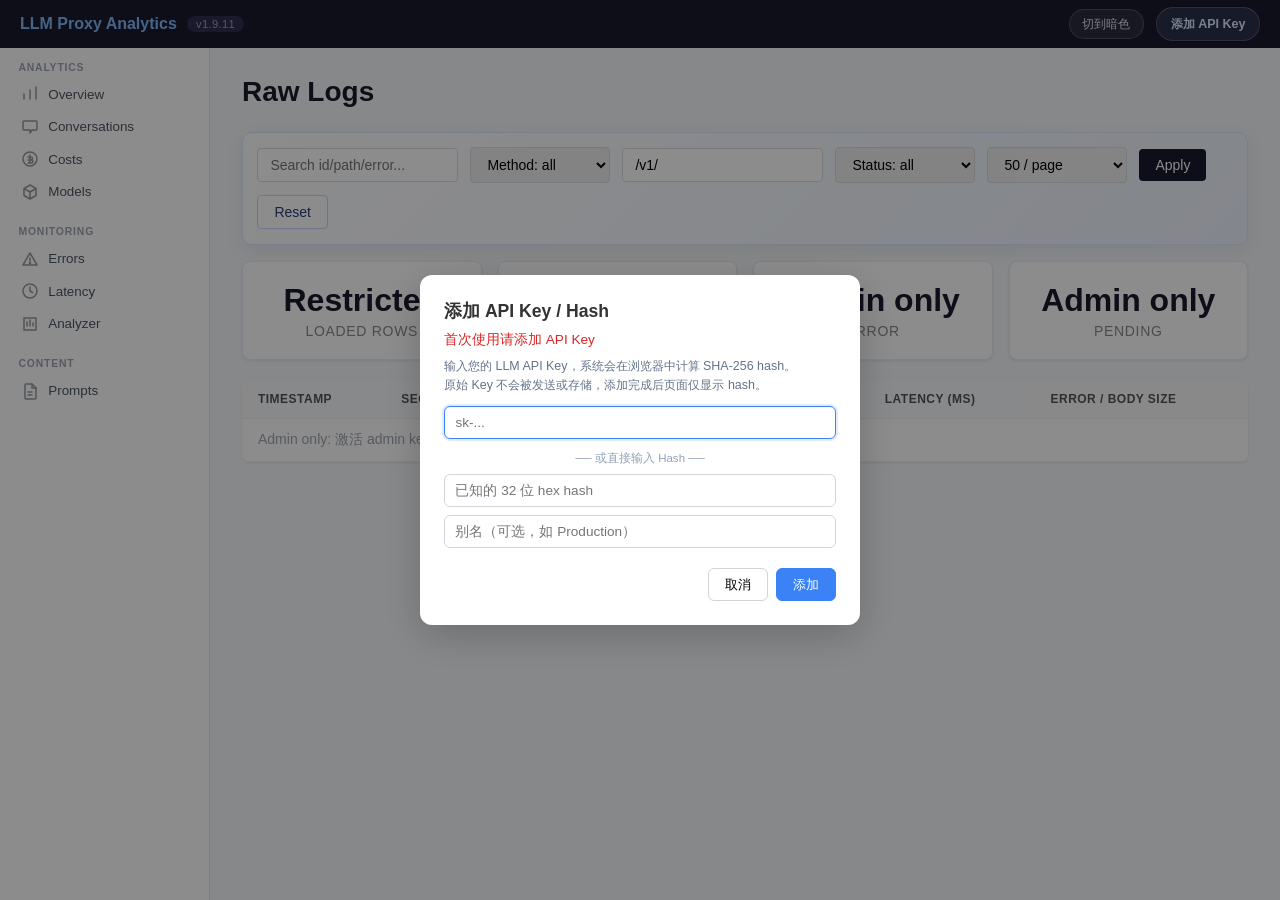
<file: api/static/raw-logs.html>
<!DOCTYPE html>
<html lang="en">
<head>
  <meta charset="UTF-8" />
  <meta name="viewport" content="width=device-width, initial-scale=1.0" />
  <title>Raw Logs — LLM Proxy Analytics</title>
  <link rel="stylesheet" href="style.css" />
</head>
<body class="app-layout">
  <main class="app-content">
    <h1>Raw Logs</h1>

    <section class="filters filters-advanced">
      <input type="text" id="raw-q" placeholder="Search id/path/error..." />
      <select id="raw-method-filter">
        <option value="">Method: all</option>
        <option value="POST">POST</option>
        <option value="GET">GET</option>
        <option value="PUT">PUT</option>
        <option value="DELETE">DELETE</option>
        <option value="PATCH">PATCH</option>
      </select>
      <input type="text" id="raw-path-prefix-filter" placeholder="Path prefix" value="/v1/" />
      <select id="raw-status-filter">
        <option value="">Status: all</option>
        <option value="success">success</option>
        <option value="error">error</option>
        <option value="pending">pending</option>
        <option value="stream">stream</option>
      </select>
      <select id="raw-page-size-filter">
        <option value="25">25 / page</option>
        <option value="50" selected>50 / page</option>
        <option value="100">100 / page</option>
      </select>
      <button type="button" onclick="loadRawLogsPage(1)">Apply</button>
      <button type="button" class="ghost-btn" onclick="resetRawLogFilters()">Reset</button>
    </section>

    <section class="cards conversation-insights">
      <div class="card">
        <div class="card-value" id="raw-insight-loaded">0</div>
        <div class="card-label">Loaded Rows</div>
      </div>
      <div class="card">
        <div class="card-value" id="raw-insight-success">0</div>
        <div class="card-label">Success</div>
      </div>
      <div class="card">
        <div class="card-value" id="raw-insight-error">0</div>
        <div class="card-label">Error</div>
      </div>
      <div class="card">
        <div class="card-value" id="raw-insight-pending">0</div>
        <div class="card-label">Pending</div>
      </div>
    </section>

    <table class="data-table">
      <thead>
        <tr>
          <th>Timestamp</th>
          <th>Seq</th>
          <th>Method</th>
          <th>Path</th>
          <th>Result</th>
          <th>HTTP</th>
          <th>Latency (ms)</th>
          <th>Error / Body Size</th>
        </tr>
      </thead>
      <tbody id="raw-logs-tbody"></tbody>
    </table>

    <div class="pagination" id="raw-pagination"></div>

    <div class="modal-overlay" id="raw-log-modal-overlay" hidden>
      <div class="modal-dialog">
        <div class="modal-header">
          <h2>原始请求 / 返回日志</h2>
          <button type="button" class="modal-close" onclick="hideRawLogDetail()">&times;</button>
        </div>
        <div class="modal-body">
          <div class="detail-meta" id="raw-log-detail-meta"></div>
          <div class="detail-grid">
            <div>
              <h3>Query String</h3>
              <pre id="raw-log-query-string"></pre>
            </div>
            <div>
              <h3>Error</h3>
              <pre id="raw-log-error"></pre>
            </div>
          </div>
          <div class="detail-grid two-column-raw">
            <div>
              <h3>Request Headers</h3>
              <div class="detail-actions"><button data-copy-target="raw-log-request-headers">Copy</button></div>
              <pre id="raw-log-request-headers"></pre>
              <h3 class="subheading">Request Body</h3>
              <div class="detail-actions"><button data-copy-target="raw-log-request-body">Copy</button></div>
              <pre id="raw-log-request-body"></pre>
            </div>
            <div>
              <h3>Response Headers</h3>
              <div class="detail-actions"><button data-copy-target="raw-log-response-headers">Copy</button></div>
              <pre id="raw-log-response-headers"></pre>
              <h3 class="subheading">Response Body</h3>
              <div class="detail-actions"><button data-copy-target="raw-log-response-body">Copy</button></div>
              <pre id="raw-log-response-body"></pre>
            </div>
          </div>
        </div>
      </div>
    </div>
  </main>
  <script src="app.js"></script>
</body>
</html>
</file>
<file: api/static/style.css>
/* LLM Proxy Analytics Dashboard */

*, *::before, *::after { box-sizing: border-box; margin: 0; padding: 0; }

html[data-theme='dark'] {
  color-scheme: dark;
}

html[data-theme='light'] {
  color-scheme: light;
}

body {
  font-family: -apple-system, BlinkMacSystemFont, 'Segoe UI', Roboto, sans-serif;
  background: #f5f7fa;
  color: #333;
  min-height: 100vh;
  transition: background 0.2s ease, color 0.2s ease;
}

/* ── App Shell Layout ─────────────────────────────────────── */
.app-layout {
  display: grid;
  grid-template-columns: 210px 1fr;
  grid-template-rows: 48px 1fr;
  grid-template-areas:
    "header header"
    "sidebar content";
  height: 100vh;
  overflow: hidden;
}

/* ── Header ───────────────────────────────────────────────── */
.app-header {
  grid-area: header;
  background: #1a1a2e;
  color: #fff;
  display: flex;
  align-items: center;
  padding: 0 1.25rem;
  gap: 0.75rem;
  z-index: 100;
  justify-content: space-between;
}

.header-brand {
  display: flex;
  align-items: center;
  gap: 0.65rem;
}

.header-actions {
  display: flex;
  align-items: center;
  gap: 0.75rem;
}

.theme-toggle {
  border: 1px solid rgba(255,255,255,0.18);
  background: rgba(255,255,255,0.08);
  color: #e2e8f0;
  border-radius: 999px;
  padding: 0.35rem 0.8rem;
  font-size: 0.78rem;
  cursor: pointer;
  transition: background 0.15s ease, border-color 0.15s ease, transform 0.15s ease;
}

.theme-toggle:hover {
  background: rgba(255,255,255,0.16);
  border-color: rgba(255,255,255,0.28);
  transform: translateY(-1px);
}

.header-brand .brand {
  font-weight: 700;
  font-size: 1rem;
  color: #7eb8f7;
  white-space: nowrap;
}

.header-version {
  font-size: 0.7rem;
  color: #94a3b8;
  background: #2d2d4e;
  padding: 0.15rem 0.55rem;
  border-radius: 999px;
  letter-spacing: 0.03em;
}

/* ── Sidebar ──────────────────────────────────────────────── */
.app-sidebar {
  grid-area: sidebar;
  background: #fff;
  border-right: 1px solid #e5e7eb;
  overflow-y: auto;
  padding: 0.85rem 0;
}

.sidebar-nav {
  display: flex;
  flex-direction: column;
}

.nav-group {
  margin-bottom: 1.15rem;
}

.nav-group-label {
  font-size: 0.65rem;
  font-weight: 700;
  text-transform: uppercase;
  letter-spacing: 0.08em;
  color: #9ca3af;
  padding: 0 1.15rem 0.35rem;
}

.nav-item {
  display: flex;
  align-items: center;
  gap: 0.55rem;
  padding: 0.45rem 1.15rem;
  color: #4b5563;
  text-decoration: none;
  font-size: 0.84rem;
  transition: background 0.12s, color 0.12s;
  border-left: 3px solid transparent;
}

.nav-item:hover {
  background: #f3f4f6;
  color: #1a1a2e;
}

.nav-item.active {
  background: #eff6ff;
  color: #2563eb;
  border-left-color: #3b82f6;
  font-weight: 600;
}

.nav-item svg {
  flex-shrink: 0;
  opacity: 0.6;
}

.nav-item.active svg {
  opacity: 1;
}

/* ── Main Content ─────────────────────────────────────────── */
.app-content {
  grid-area: content;
  overflow-y: auto;
  padding: 1.75rem 2rem;
  background: #f5f7fa;
}

/* legacy alias */
.container {
  max-width: 1200px;
  margin: 2rem auto;
  padding: 0 1.5rem;
}

h1 {
  font-size: 1.75rem;
  font-weight: 700;
  margin-bottom: 1.5rem;
  color: #1a1a2e;
}

h2 {
  font-size: 1.2rem;
  font-weight: 600;
  margin-bottom: 1rem;
  color: #333;
}

.cards {
  display: grid;
  grid-template-columns: repeat(auto-fit, minmax(200px, 1fr));
  gap: 1rem;
  margin-bottom: 2rem;
}

.card {
  background: #fff;
  border-radius: 8px;
  padding: 1.25rem 1.5rem;
  box-shadow: 0 1px 3px rgba(0,0,0,0.08);
  text-align: center;
}

.card-value {
  font-size: 2rem;
  font-weight: 700;
  color: #1a1a2e;
  margin-bottom: 0.25rem;
}

.card-label {
  font-size: 0.875rem;
  color: #888;
  text-transform: uppercase;
  letter-spacing: 0.05em;
}

.chart-section {
  background: #fff;
  border-radius: 8px;
  padding: 1.5rem;
  box-shadow: 0 1px 3px rgba(0,0,0,0.08);
  margin-bottom: 2rem;
}

.data-table {
  width: 100%;
  border-collapse: collapse;
  background: #fff;
  border-radius: 8px;
  box-shadow: 0 1px 3px rgba(0,0,0,0.08);
  overflow: hidden;
}

.data-table th,
.data-table td {
  padding: 0.75rem 1rem;
  text-align: left;
  font-size: 0.875rem;
  border-bottom: 1px solid #eee;
}

.data-table th {
  background: #f8f9fb;
  font-weight: 600;
  color: #555;
  text-transform: uppercase;
  font-size: 0.75rem;
  letter-spacing: 0.04em;
}

.data-table tbody tr:hover {
  background: #f5f7fa;
}

.conversation-row {
  cursor: pointer;
}

.conversation-row.selected {
  background: #e8f1fb;
}

.filters {
  display: flex;
  gap: 0.75rem;
  flex-wrap: wrap;
  margin-bottom: 1.25rem;
  align-items: center;
}

.filters input,
.filters select {
  padding: 0.5rem 0.75rem;
  border: 1px solid #ddd;
  border-radius: 4px;
  font-size: 0.875rem;
  outline: none;
  min-width: 140px;
}

.filters input:focus,
.filters select:focus {
  border-color: #7eb8f7;
  box-shadow: 0 0 0 2px rgba(126,184,247,0.2);
}

.filters button {
  padding: 0.5rem 1rem;
  background: #1a1a2e;
  color: #fff;
  border: none;
  border-radius: 4px;
  cursor: pointer;
  font-size: 0.875rem;
  transition: background 0.15s;
}

.filters button:hover {
  background: #2d2d4e;
}

.filters.filters-advanced {
  background: linear-gradient(135deg, #ffffff 0%, #eef4ff 100%);
  border: 1px solid #dbe6ff;
  border-radius: 10px;
  padding: 0.9rem;
  margin-bottom: 1rem;
  box-shadow: 0 6px 18px rgba(17, 36, 77, 0.08);
}

.filters .ghost-btn {
  background: #ffffff;
  color: #2d3e72;
  border: 1px solid #c8d8ff;
}

.filters .ghost-btn:hover {
  background: #f3f7ff;
}

.pagination {
  display: flex;
  justify-content: center;
  gap: 0.5rem;
  margin-top: 1rem;
}

.pagination button {
  padding: 0.4rem 0.75rem;
  border: 1px solid #ddd;
  border-radius: 4px;
  background: #fff;
  cursor: pointer;
  font-size: 0.875rem;
}

.pagination button.active {
  background: #1a1a2e;
  color: #fff;
  border-color: #1a1a2e;
}

.badge {
  display: inline-block;
  padding: 0.2rem 0.5rem;
  border-radius: 12px;
  font-size: 0.75rem;
  font-weight: 600;
}

.badge-success { background: #d4edda; color: #155724; }
.badge-error { background: #f8d7da; color: #721c24; }
.badge-warning { background: #fff3cd; color: #856404; }

.conversation-insights {
  margin-bottom: 1.25rem;
}

.conversation-insights .card {
  border: 1px solid #e8ecf7;
}

.detail-panel {
  background: #fff;
  border-radius: 8px;
  padding: 1.5rem;
  margin-top: 1.5rem;
  box-shadow: 0 1px 3px rgba(0,0,0,0.08);
}

.detail-header {
  display: flex;
  justify-content: space-between;
  align-items: center;
  margin-bottom: 1rem;
}

.detail-close {
  padding: 0.5rem 0.8rem;
  border: 1px solid #d0d7e2;
  border-radius: 4px;
  background: #fff;
  cursor: pointer;
}

.detail-meta {
  display: flex;
  gap: 1rem;
  flex-wrap: wrap;
  margin-bottom: 1rem;
  color: #4b5563;
  font-size: 0.9rem;
}

.detail-meta span {
  background: #f3f6fc;
  border: 1px solid #e4ebfa;
  border-radius: 999px;
  padding: 0.22rem 0.55rem;
}

.token-breakdown {
  margin-bottom: 1rem;
  padding: 0.85rem;
  border: 1px solid #e6ecfa;
  border-radius: 8px;
  background: #f9fbff;
}

.stacked-bar {
  display: flex;
  width: 100%;
  height: 12px;
  border-radius: 999px;
  overflow: hidden;
  background: #e9eef8;
}

.bar-prompt {
  background: linear-gradient(90deg, #4f46e5, #818cf8);
}

.bar-completion {
  background: linear-gradient(90deg, #0ea5e9, #67e8f9);
}

.token-breakdown-meta {
  margin-top: 0.45rem;
  font-size: 0.85rem;
  color: #41507a;
}

/* ── Enhanced Token Breakdown Charts ───────────────────────────────── */

.breakdown-chart {
  margin-bottom: 0.85rem;
}

.breakdown-chart:last-child {
  margin-bottom: 0;
}

.breakdown-empty {
  font-size: 0.82rem;
  color: #9ca3af;
  padding: 0.6rem 0;
  font-style: italic;
}

.breakdown-label {
  font-size: 0.78rem;
  font-weight: 600;
  color: #6b7280;
  text-transform: uppercase;
  letter-spacing: 0.04em;
  margin-bottom: 0.45rem;
}

.breakdown-row {
  display: flex;
  align-items: center;
  gap: 0.65rem;
  margin-bottom: 0.35rem;
}

.breakdown-row-label {
  font-size: 0.82rem;
  color: #374151;
  min-width: 140px;
  white-space: nowrap;
}

.breakdown-bar-container {
  flex: 1;
  display: flex;
  height: 18px;
  border-radius: 4px;
  overflow: hidden;
  background: #e9eef8;
}

.breakdown-bar-seg {
  height: 100%;
  transition: width 0.3s ease;
}

.bar-cache-read { background: linear-gradient(90deg, #34d399, #6ee7b7); }
.bar-cache-write { background: linear-gradient(90deg, #fbbf24, #fcd34d); }
.bar-prompt-normal { background: linear-gradient(90deg, #4f46e5, #818cf8); }
.bar-reasoning { background: linear-gradient(90deg, #f59e0b, #fbbf24); }
.bar-completion-normal { background: linear-gradient(90deg, #0ea5e9, #67e8f9); }

.breakdown-meta {
  margin-top: 0.4rem;
  font-size: 0.8rem;
  color: #6b7280;
}

.breakdown-legend {
  display: flex;
  gap: 0.85rem;
  flex-wrap: wrap;
  margin-top: 0.4rem;
}

.legend-item {
  display: inline-flex;
  align-items: center;
  gap: 0.3rem;
  font-size: 0.72rem;
  color: #6b7280;
}

.legend-dot {
  display: inline-block;
  width: 10px;
  height: 10px;
  border-radius: 2px;
  flex-shrink: 0;
}

/* Composition (Chart 2) */
.composition-bar {
  display: flex;
  width: 100%;
  height: 22px;
  border-radius: 4px;
  overflow: hidden;
  background: #e9eef8;
  margin-bottom: 0.55rem;
}

.composition-seg {
  height: 100%;
  transition: width 0.3s ease;
}

.comp-system { background: linear-gradient(90deg, #f59e0b, #fbbf24); }
.comp-tools { background: linear-gradient(90deg, #8b5cf6, #a78bfa); }
.comp-tool-msg { background: linear-gradient(90deg, #7c3aed, #c084fc); }
.comp-history { background: linear-gradient(90deg, #3b82f6, #93c5fd); }
.comp-user { background: linear-gradient(90deg, #10b981, #6ee7b7); }
.comp-assistant { background: linear-gradient(90deg, #0ea5e9, #67e8f9); }

.composition-details {
  display: flex;
  flex-direction: column;
  gap: 0.2rem;
}

.composition-row {
  display: flex;
  align-items: center;
  gap: 0.5rem;
  font-size: 0.8rem;
  color: #374151;
}

.composition-name {
  min-width: 80px;
  font-weight: 500;
}

.composition-value {
  min-width: 80px;
  text-align: right;
  color: #6b7280;
  font-size: 0.75rem;
}

.composition-pct {
  min-width: 40px;
  text-align: right;
  font-weight: 600;
  font-size: 0.78rem;
}

.composition-minibar {
  flex: 1;
  height: 6px;
  background: #e9eef8;
  border-radius: 3px;
  overflow: hidden;
}

.composition-minibar > div {
  height: 100%;
  border-radius: 3px;
}

/* ── Tool Card Enhancements ────────────────────────────────────────── */

.section-overview-bar {
  display: flex;
  gap: 1rem;
  flex-wrap: wrap;
  margin-bottom: 0.65rem;
  padding: 0.45rem 0.7rem;
  background: #f3f4f6;
  border-radius: 6px;
  font-size: 0.8rem;
  color: #4b5563;
}

.section-overview-bar span {
  white-space: nowrap;
}

.tool-card-expandable {
  cursor: pointer;
  transition: box-shadow 0.15s;
}

.tool-card-expandable:hover {
  box-shadow: 0 2px 8px rgba(91, 33, 182, 0.12);
}

.tool-card-expanded {
  grid-column: 1 / -1;
}

.tool-card-expanded .tool-card-toggle {
  transform: rotate(90deg);
}

.tool-card-header {
  display: flex;
  align-items: center;
  justify-content: space-between;
}

.tool-card-toggle {
  font-size: 0.7rem;
  color: #9ca3af;
  transition: transform 0.2s;
  flex-shrink: 0;
}

.tool-params-panel {
  margin-top: 0.55rem;
  border-top: 1px solid #e5e7eb;
  padding-top: 0.45rem;
}

.tool-params-table {
  width: 100%;
  border-collapse: collapse;
  font-size: 0.75rem;
}

.tool-params-table th {
  text-align: left;
  padding: 0.3rem 0.5rem;
  background: #f3f0ff;
  color: #5b21b6;
  font-size: 0.7rem;
  text-transform: uppercase;
  letter-spacing: 0.03em;
  border-bottom: 1px solid #e5e7eb;
}

.tool-params-table td {
  padding: 0.3rem 0.5rem;
  border-bottom: 1px solid #f3f4f6;
  vertical-align: top;
}

.tool-params-table code {
  background: #f3f0ff;
  padding: 0.1rem 0.3rem;
  border-radius: 3px;
  font-size: 0.73rem;
  color: #5b21b6;
}

.param-enum {
  font-size: 0.68rem;
  color: #6b7280;
  display: block;
}

.param-req {
  text-align: center;
  color: #059669;
  font-weight: 700;
}

.detail-grid {
  display: grid;
  grid-template-columns: repeat(auto-fit, minmax(280px, 1fr));
  gap: 1rem;
}

.detail-grid h3 {
  font-size: 0.95rem;
  margin-bottom: 0.5rem;
}

.detail-actions {
  display: flex;
  justify-content: flex-end;
  margin-bottom: 0.35rem;
}

.detail-actions button {
  border: 1px solid #d6def0;
  background: #fff;
  padding: 0.24rem 0.6rem;
  border-radius: 999px;
  font-size: 0.74rem;
  cursor: pointer;
}

.detail-actions button:hover {
  background: #f1f5ff;
}

.detail-grid pre {
  white-space: pre-wrap;
  word-break: break-word;
  background: #f8f9fb;
  border: 1px solid #e5e7eb;
  border-radius: 6px;
  padding: 0.9rem;
  min-height: 8rem;
  max-height: 22rem;
  overflow: auto;
  font-size: 0.85rem;
  color: #1f2937;
}

.analysis-list {
  list-style: disc;
  padding-left: 1.1rem;
  color: #1f2d50;
  font-size: 0.88rem;
  line-height: 1.45;
}

.analysis-list li {
  margin-bottom: 0.4rem;
}

.subheading {
  margin-top: 0.9rem;
}

@media (max-width: 960px) {
  .data-table {
    display: block;
    overflow-x: auto;
    white-space: nowrap;
  }
}

/* ── Page Header & Time Range ──────────────────────────────────────── */

.page-header {
  display: flex;
  justify-content: space-between;
  align-items: center;
  margin-bottom: 1.5rem;
  flex-wrap: wrap;
  gap: 1rem;
}

.page-header h1 {
  margin-bottom: 0;
}

.page-header-stack {
  align-items: flex-start;
  flex-direction: column;
  gap: 0.35rem;
}

.time-range-selector {
  display: flex;
  gap: 0.25rem;
  background: #fff;
  border: 1px solid #ddd;
  border-radius: 6px;
  padding: 0.2rem;
}

.range-btn {
  padding: 0.35rem 0.75rem;
  border: none;
  background: transparent;
  border-radius: 4px;
  cursor: pointer;
  font-size: 0.8rem;
  color: #555;
  transition: all 0.15s;
}

.range-btn:hover {
  background: #f0f4ff;
}

.range-btn.active {
  background: #1a1a2e;
  color: #fff;
}

/* ── Chart Grid ────────────────────────────────────────────────────── */

.chart-grid {
  display: grid;
  grid-template-columns: 1fr 1fr;
  gap: 1.5rem;
  margin-bottom: 2rem;
}

.section-header {
  display: flex;
  justify-content: space-between;
  align-items: flex-start;
  gap: 1rem;
  margin-bottom: 1rem;
}

.section-header.tight {
  margin-bottom: 0.85rem;
}

.section-subtitle {
  color: #6b7280;
  font-size: 0.9rem;
  line-height: 1.5;
}

.text-link {
  color: #2563eb;
  text-decoration: none;
  font-size: 0.9rem;
  font-weight: 600;
}

.text-link:hover {
  text-decoration: underline;
}

.compact-cards {
  margin-bottom: 1rem;
}

.metric-card {
  text-align: left;
}

.card-value-status {
  text-transform: capitalize;
}

.observability-section {
  margin-bottom: 2rem;
}

.observability-grid {
  margin-bottom: 1rem;
}

.subpanel {
  background: #f8fafc;
  border: 1px solid #e2e8f0;
  border-radius: 10px;
  padding: 1rem;
}

.subpanel-header {
  margin-bottom: 0.75rem;
}

.subpanel h3 {
  font-size: 1rem;
  margin-bottom: 0;
}

.kv-table {
  width: 100%;
  border-collapse: collapse;
}

.kv-table th,
.kv-table td {
  padding: 0.55rem 0;
  border-bottom: 1px solid #e5e7eb;
  text-align: left;
  vertical-align: top;
  font-size: 0.88rem;
}

.kv-table th {
  color: #6b7280;
  font-weight: 600;
  width: 42%;
}

.worker-overview-panel {
  background: linear-gradient(180deg, #fbfdff 0%, #f3f8ff 100%);
}

.status-pill {
  display: inline-flex;
  align-items: center;
  padding: 0.25rem 0.7rem;
  border-radius: 999px;
  font-size: 0.78rem;
  font-weight: 700;
  text-transform: uppercase;
  letter-spacing: 0.05em;
}

.status-idle {
  background: #e5e7eb;
  color: #4b5563;
}

.status-running {
  background: #dbeafe;
  color: #1d4ed8;
}

.status-stopping {
  background: #fef3c7;
  color: #92400e;
}

.status-completed {
  background: #dcfce7;
  color: #166534;
}

.status-stopped {
  background: #e0f2fe;
  color: #0f766e;
}

.status-failed {
  background: #fee2e2;
  color: #b91c1c;
}

.progress-block {
  margin-bottom: 1rem;
}

.progress-meta {
  display: flex;
  justify-content: space-between;
  align-items: center;
  margin-bottom: 0.35rem;
  font-size: 0.88rem;
  color: #4b5563;
}

.progress-track {
  width: 100%;
  height: 12px;
  background: #e5e7eb;
  border-radius: 999px;
  overflow: hidden;
}

.progress-fill {
  height: 100%;
  width: 0;
  border-radius: 999px;
  transition: width 0.2s ease;
}

.progress-fill.status-idle {
  background: #94a3b8;
}

.progress-fill.status-running {
  background: linear-gradient(90deg, #2563eb, #60a5fa);
}

.progress-fill.status-stopping {
  background: linear-gradient(90deg, #d97706, #fbbf24);
}

.progress-fill.status-completed {
  background: linear-gradient(90deg, #16a34a, #4ade80);
}

.progress-fill.status-stopped {
  background: linear-gradient(90deg, #0f766e, #5eead4);
}

.progress-fill.status-failed {
  background: linear-gradient(90deg, #dc2626, #f87171);
}

.worker-metrics {
  display: grid;
  grid-template-columns: repeat(auto-fit, minmax(180px, 1fr));
  gap: 0.8rem;
}

.worker-metrics div {
  background: #fff;
  border: 1px solid #e5e7eb;
  border-radius: 8px;
  padding: 0.8rem;
}

.worker-metrics span {
  display: block;
  color: #6b7280;
  font-size: 0.78rem;
  margin-bottom: 0.3rem;
  text-transform: uppercase;
  letter-spacing: 0.05em;
}

.worker-metrics strong {
  color: #111827;
  font-size: 1rem;
}

.inline-notice {
  margin-top: 1rem;
  border-radius: 8px;
  padding: 0.75rem 0.9rem;
  font-size: 0.9rem;
  background: #eff6ff;
  color: #1d4ed8;
}

.inline-notice.success {
  background: #dcfce7;
  color: #166534;
}

.inline-notice.error {
  background: #fee2e2;
  color: #b91c1c;
}

.control-grid {
  display: grid;
  grid-template-columns: minmax(320px, 1fr) minmax(380px, 1.25fr);
  gap: 1rem;
}

.control-panel {
  position: sticky;
  top: 0;
  align-self: start;
}

.mode-selectors {
  display: flex;
  flex-wrap: wrap;
  gap: 0.75rem;
  margin-bottom: 1rem;
}

.mode-selectors label {
  display: inline-flex;
  align-items: center;
  gap: 0.35rem;
  font-size: 0.9rem;
  color: #374151;
}

.analyzer-filters {
  margin-bottom: 1rem;
}

.action-row {
  display: flex;
  flex-wrap: wrap;
  gap: 0.75rem;
  margin-bottom: 1rem;
}

.action-row button {
  padding: 0.65rem 1rem;
  background: #1f2937;
  color: #fff;
  border: none;
  border-radius: 8px;
  cursor: pointer;
  font-size: 0.9rem;
  font-weight: 600;
}

.action-row button:hover {
  background: #111827;
}

.ghost-action {
  padding: 0.45rem 0.75rem;
  background: #fff;
  color: #334155;
  border: 1px solid #cbd5e1;
  border-radius: 8px;
  cursor: pointer;
  font-size: 0.85rem;
}

.ghost-action:hover {
  background: #f8fafc;
}

.danger-action {
  background: #b91c1c !important;
}

.danger-action:hover {
  background: #991b1b !important;
}

.action-row button:disabled,
.ghost-action:disabled,
.danger-action:disabled {
  opacity: 0.55;
  cursor: not-allowed;
}

.preset-row {
  display: flex;
  flex-wrap: wrap;
  gap: 0.5rem;
  margin-bottom: 1rem;
}

.toggle-line {
  display: inline-flex;
  align-items: center;
  gap: 0.55rem;
  color: #475569;
  font-size: 0.9rem;
}

.toggle-line input {
  width: 16px;
  height: 16px;
}

.history-table {
  box-shadow: none;
  border: 1px solid #e5e7eb;
}

.history-table td .status-pill {
  font-size: 0.72rem;
}

@media (max-width: 768px) {
  .chart-grid {
    grid-template-columns: 1fr;
  }

  .control-grid {
    grid-template-columns: 1fr;
  }

  .control-panel {
    position: static;
  }
}

/* ── Chat Bubbles ──────────────────────────────────────────────────── */

.detail-full-width {
  grid-column: 1 / -1;
}

.chat-bubbles {
  display: flex;
  flex-direction: column;
  gap: 0.75rem;
  max-height: 36rem;
  overflow-y: auto;
  padding: 1rem;
  background: #f8f9fb;
  border: 1px solid #e5e7eb;
  border-radius: 8px;
}

.chat-bubble {
  max-width: 85%;
  padding: 0.75rem 1rem;
  border-radius: 12px;
  font-size: 0.875rem;
  line-height: 1.5;
  word-break: break-word;
}

.chat-role {
  font-size: 0.7rem;
  font-weight: 700;
  text-transform: uppercase;
  letter-spacing: 0.04em;
  margin-bottom: 0.25rem;
  opacity: 0.7;
}

.chat-content {
  white-space: pre-wrap;
}

.chat-bubble-system {
  align-self: center;
  background: #fef3c7;
  border: 1px solid #fbbf24;
  color: #78350f;
  max-width: 95%;
  font-size: 0.82rem;
}

.chat-bubble-user {
  align-self: flex-end;
  background: #dbeafe;
  border: 1px solid #93c5fd;
  color: #1e3a5f;
}

.chat-bubble-assistant {
  align-self: flex-start;
  background: #fff;
  border: 1px solid #e5e7eb;
  color: #1f2937;
}

.chat-bubble-tool {
  align-self: center;
  background: #ede9fe;
  border: 1px solid #c4b5fd;
  color: #4c1d95;
  font-size: 0.8rem;
}

.chat-empty {
  text-align: center;
  color: #9ca3af;
  padding: 2rem;
}

/* ── Raw Details Collapsible ───────────────────────────────────────── */

.raw-details {
  margin-top: 1rem;
  border: 1px solid #e5e7eb;
  border-radius: 8px;
  overflow: hidden;
}

.raw-details summary {
  padding: 0.75rem 1rem;
  background: #f8f9fb;
  cursor: pointer;
  font-weight: 600;
  font-size: 0.9rem;
  color: #4b5563;
  user-select: none;
}

.raw-details summary:hover {
  background: #eef1f6;
}

.raw-details[open] summary {
  border-bottom: 1px solid #e5e7eb;
}

.raw-details > .detail-grid {
  padding: 1rem;
}

/* ── Two-Column Raw ────────────────────────────────────────────────── */

.two-column-raw {
  grid-template-columns: 1fr 1fr;
}

/* ── Rating ─────────────────────────────────────────────────────────── */

.detail-rating-row,
.detail-tags-row {
  display: flex;
  align-items: center;
  gap: 0.5rem;
  margin-bottom: 0.75rem;
  font-size: 0.9rem;
  flex-wrap: wrap;
}

.rating-star {
  cursor: pointer;
  font-size: 1.3rem;
  color: #d1d5db;
  transition: color 0.15s;
}

.rating-star:hover,
.rating-star.active {
  color: #f59e0b;
}

.rating-clear {
  border: 1px solid #d6def0;
  background: #fff;
  padding: 0.15rem 0.5rem;
  border-radius: 999px;
  font-size: 0.72rem;
  cursor: pointer;
  margin-left: 0.5rem;
}

.rating-clear:hover {
  background: #fef2f2;
  border-color: #fca5a5;
}

.rating-comment {
  font-size: 0.8rem;
  color: #6b7280;
  margin-left: 0.5rem;
}

/* ── Tags ───────────────────────────────────────────────────────────── */

.tag-badge {
  display: inline-flex;
  align-items: center;
  gap: 0.2rem;
  background: #ede9fe;
  color: #5b21b6;
  border-radius: 999px;
  padding: 0.15rem 0.55rem;
  font-size: 0.78rem;
  font-weight: 500;
}

.tag-remove {
  cursor: pointer;
  font-size: 0.9rem;
  opacity: 0.6;
}

.tag-remove:hover {
  opacity: 1;
  color: #ef4444;
}

.tag-input {
  border: 1px solid #d1d5db;
  border-radius: 999px;
  padding: 0.15rem 0.5rem;
  font-size: 0.78rem;
  outline: none;
  width: 100px;
}

.tag-input:focus {
  border-color: #8b5cf6;
  box-shadow: 0 0 0 2px rgba(139,92,246,0.15);
}

/* ── Compare Grid ──────────────────────────────────────────────────── */

.compare-grid {
  display: grid;
  grid-template-columns: 1fr 1fr;
  gap: 1rem;
}

.compare-grid .card {
  text-align: left;
}

/* ── Muted text ────────────────────────────────────────────────────── */

.muted {
  color: #9ca3af;
  font-size: 0.875rem;
}

/* ── Conversation Detail Modal ─────────────────────────────────────── */

.modal-overlay {
  position: fixed;
  inset: 0;
  background: rgba(0, 0, 0, 0.45);
  z-index: 1000;
  display: flex;
  align-items: center;
  justify-content: center;
  padding: 1.5rem;
  animation: fadeIn 0.15s ease;
}

.modal-overlay[hidden] {
  display: none;
}

@keyframes fadeIn {
  from { opacity: 0; }
  to { opacity: 1; }
}

@keyframes slideUp {
  from { transform: translateY(24px); opacity: 0; }
  to { transform: translateY(0); opacity: 1; }
}

.modal-dialog {
  background: #fff;
  border-radius: 12px;
  box-shadow: 0 20px 60px rgba(0, 0, 0, 0.2);
  width: 100%;
  max-width: 960px;
  max-height: 90vh;
  display: flex;
  flex-direction: column;
  animation: slideUp 0.2s ease;
}

.modal-header {
  display: flex;
  justify-content: space-between;
  align-items: center;
  padding: 1rem 1.5rem;
  border-bottom: 1px solid #e5e7eb;
  flex-shrink: 0;
}

.modal-header h2 {
  margin: 0;
  font-size: 1.15rem;
}

.modal-close {
  width: 32px;
  height: 32px;
  border-radius: 6px;
  border: none;
  background: transparent;
  font-size: 1.4rem;
  color: #6b7280;
  cursor: pointer;
  display: flex;
  align-items: center;
  justify-content: center;
  transition: background 0.15s;
}

.modal-close:hover {
  background: #f3f4f6;
  color: #1f2937;
}

.modal-body {
  padding: 1.25rem 1.5rem;
  overflow-y: auto;
  flex: 1;
}

/* ── Loading placeholder ───────────────────────────────────────────── */
.loading-placeholder {
  color: #888;
  font-style: italic;
}
.loading-skeleton {
  background: linear-gradient(90deg, #f0f0f0 25%, #e0e0e0 50%, #f0f0f0 75%);
  background-size: 200% 100%;
  animation: skeleton-shimmer 1.4s infinite;
  border-radius: 6px;
  min-height: 2.5rem;
}
@keyframes skeleton-shimmer {
  0%   { background-position: 200% 0; }
  100% { background-position: -200% 0; }
}

.detail-inline-row {
  display: flex;
  gap: 2rem;
  flex-wrap: wrap;
  margin-bottom: 0.75rem;
}

/* ── Collapsible Sections ──────────────────────────────────────────── */

.collapsible-sections {
  display: flex;
  flex-direction: column;
  gap: 0.5rem;
  margin-bottom: 1rem;
}

.collapsible-section {
  border: 1px solid #e5e7eb;
  border-radius: 8px;
  overflow: hidden;
  transition: border-color 0.15s;
}

.collapsible-section:hover {
  border-color: #c7d2fe;
}

.collapsible-section[open] {
  border-color: #a5b4fc;
}

.section-summary {
  padding: 0.7rem 1rem;
  cursor: pointer;
  user-select: none;
  display: flex;
  align-items: center;
  gap: 0.6rem;
  font-weight: 600;
  font-size: 0.9rem;
  color: #374151;
  list-style: none;
  transition: background 0.15s;
}

.section-summary::-webkit-details-marker {
  display: none;
}

.section-summary:hover {
  background: #f9fafb;
}

.section-summary .section-icon {
  width: 28px;
  height: 28px;
  border-radius: 6px;
  display: flex;
  align-items: center;
  justify-content: center;
  font-size: 0.95rem;
  flex-shrink: 0;
}

.section-summary .section-chevron {
  margin-left: auto;
  font-size: 0.75rem;
  color: #9ca3af;
  transition: transform 0.2s;
}

.collapsible-section[open] .section-chevron {
  transform: rotate(90deg);
}

.section-summary .section-badge {
  background: #e5e7eb;
  color: #6b7280;
  border-radius: 999px;
  padding: 0.1rem 0.5rem;
  font-size: 0.72rem;
  font-weight: 500;
}

.section-content {
  padding: 0 1rem 1rem;
}

.section-content pre {
  white-space: pre-wrap;
  word-break: break-word;
  background: #f8f9fb;
  border: 1px solid #e5e7eb;
  border-radius: 6px;
  padding: 0.85rem;
  max-height: 28rem;
  overflow: auto;
  font-size: 0.82rem;
  color: #1f2937;
  line-height: 1.55;
  margin-top: 0.5rem;
}

.section-content .section-copy-btn {
  display: inline-block;
  border: 1px solid #d6def0;
  background: #fff;
  padding: 0.2rem 0.55rem;
  border-radius: 999px;
  font-size: 0.72rem;
  cursor: pointer;
  margin-bottom: 0.35rem;
}

.section-content .section-copy-btn:hover {
  background: #f1f5ff;
}

/* Section color coding */
.section-icon-system { background: #fef3c7; color: #92400e; }
.section-icon-tools { background: #ede9fe; color: #6d28d9; }
.section-icon-skills { background: #e0f2fe; color: #0369a1; }
.section-icon-history { background: #dbeafe; color: #1e40af; }
.section-icon-user { background: #d1fae5; color: #065f46; }
.section-icon-assistant { background: #e0e7ff; color: #3730a3; }
.section-icon-hints { background: #fce7f3; color: #9d174d; }

/* ── Skill Statistics ──────────────────────────────────────────── */
.skill-stats-cards {
  display: grid;
  grid-template-columns: repeat(4, 1fr);
  gap: 0.65rem;
  margin-bottom: 1rem;
}

.skill-stat-card {
  background: #f8fafc;
  border: 1px solid #e2e8f0;
  border-radius: 8px;
  padding: 0.75rem 0.65rem;
  text-align: center;
}

.skill-stat-value {
  font-size: 1.35rem;
  font-weight: 700;
  color: #0369a1;
}

.skill-stat-label {
  font-size: 0.7rem;
  color: #64748b;
  text-transform: uppercase;
  letter-spacing: 0.04em;
  margin-top: 0.15rem;
}

.skill-section-title {
  font-size: 0.78rem;
  font-weight: 700;
  color: #475569;
  text-transform: uppercase;
  letter-spacing: 0.04em;
  margin-bottom: 0.55rem;
  margin-top: 0.85rem;
}

.skill-category-grid {
  display: grid;
  grid-template-columns: repeat(auto-fill, minmax(220px, 1fr));
  gap: 0.55rem;
}

.skill-category-card {
  background: #fff;
  border: 1px solid #e5e7eb;
  border-radius: 8px;
  padding: 0.6rem 0.75rem;
}

.skill-cat-header {
  display: flex;
  align-items: center;
  gap: 0.4rem;
  margin-bottom: 0.3rem;
}

.skill-cat-icon {
  font-size: 1rem;
}

.skill-cat-name {
  font-weight: 600;
  font-size: 0.82rem;
  color: #1e293b;
}

.skill-cat-metrics {
  display: flex;
  align-items: center;
  gap: 0.35rem;
  font-size: 0.72rem;
  color: #64748b;
  margin-bottom: 0.3rem;
}

.skill-cat-divider {
  color: #cbd5e1;
}

.skill-cat-tools {
  display: flex;
  flex-wrap: wrap;
  gap: 0.3rem;
}

.skill-tool-badge {
  display: inline-block;
  padding: 0.15rem 0.5rem;
  border-radius: 999px;
  font-size: 0.7rem;
  font-family: 'SF Mono', Consolas, monospace;
}

.skill-tool-used {
  background: #dbeafe;
  color: #1e40af;
  border: 1px solid #93c5fd;
}

.skill-tool-unused {
  background: #f1f5f9;
  color: #94a3b8;
  border: 1px solid #e2e8f0;
}

/* Frequency bar chart */
.skill-freq-list {
  display: flex;
  flex-direction: column;
  gap: 0.3rem;
}

.skill-freq-row {
  display: flex;
  align-items: center;
  gap: 0.45rem;
  font-size: 0.78rem;
}

.skill-freq-icon {
  flex-shrink: 0;
  width: 1.2rem;
  text-align: center;
}

.skill-freq-name {
  min-width: 140px;
  max-width: 200px;
  overflow: hidden;
  text-overflow: ellipsis;
  white-space: nowrap;
  color: #334155;
  font-family: 'SF Mono', Consolas, monospace;
  font-size: 0.73rem;
}

.skill-freq-bar-bg {
  flex: 1;
  height: 14px;
  background: #f1f5f9;
  border-radius: 3px;
  overflow: hidden;
}

.skill-freq-bar {
  height: 100%;
  border-radius: 3px;
  transition: width 0.3s ease;
}

.skill-freq-cat-file-read { background: linear-gradient(90deg, #60a5fa, #93c5fd); }
.skill-freq-cat-file-write { background: linear-gradient(90deg, #f97316, #fdba74); }
.skill-freq-cat-search { background: linear-gradient(90deg, #a78bfa, #c4b5fd); }
.skill-freq-cat-terminal { background: linear-gradient(90deg, #22d3ee, #67e8f9); }
.skill-freq-cat-browser { background: linear-gradient(90deg, #34d399, #6ee7b7); }
.skill-freq-cat-git { background: linear-gradient(90deg, #fb923c, #fdba74); }
.skill-freq-cat-analysis { background: linear-gradient(90deg, #f472b6, #f9a8d4); }
.skill-freq-cat-other { background: linear-gradient(90deg, #94a3b8, #cbd5e1); }

.skill-freq-count {
  min-width: 2rem;
  text-align: right;
  font-weight: 600;
  color: #475569;
  font-size: 0.75rem;
}

.skill-unused-section {
  margin-top: 0.75rem;
  padding-top: 0.75rem;
  border-top: 1px solid #e5e7eb;
}

/* History messages in section */
.history-messages {
  display: flex;
  flex-direction: column;
  gap: 0.5rem;
  margin-top: 0.5rem;
}

.history-msg {
  border-radius: 8px;
  padding: 0.6rem 0.85rem;
  font-size: 0.82rem;
  line-height: 1.5;
  word-break: break-word;
}

.history-msg-header {
  font-size: 0.7rem;
  font-weight: 700;
  text-transform: uppercase;
  letter-spacing: 0.03em;
  margin-bottom: 0.2rem;
  opacity: 0.75;
}

.history-msg-content {
  white-space: pre-wrap;
}

.history-msg-user {
  background: #dbeafe;
  border: 1px solid #93c5fd;
  color: #1e3a5f;
  align-self: flex-end;
  max-width: 90%;
}

.history-msg-assistant {
  background: #f3f4f6;
  border: 1px solid #e5e7eb;
  color: #1f2937;
  align-self: flex-start;
  max-width: 90%;
}

.history-msg-tool {
  background: #ede9fe;
  border: 1px solid #c4b5fd;
  color: #4c1d95;
  align-self: center;
  max-width: 90%;
  font-size: 0.78rem;
}

.history-msg-system {
  background: #fef3c7;
  border: 1px solid #fbbf24;
  color: #78350f;
  align-self: center;
  max-width: 95%;
  font-size: 0.78rem;
}

/* Tools list in section */
.tools-grid {
  display: grid;
  grid-template-columns: repeat(auto-fill, minmax(200px, 1fr));
  gap: 0.5rem;
  margin-top: 0.5rem;
}

.tool-card {
  background: #f5f3ff;
  border: 1px solid #ddd6fe;
  border-radius: 6px;
  padding: 0.5rem 0.75rem;
  font-size: 0.82rem;
}

.tool-card-name {
  font-weight: 600;
  color: #5b21b6;
  margin-bottom: 0.15rem;
}

.tool-card-desc {
  font-size: 0.75rem;
  color: #6b7280;
  overflow: hidden;
  text-overflow: ellipsis;
  white-space: nowrap;
}

/* ── Performance Analysis ──────────────────────────── */

.perf-cards {
  display: grid;
  grid-template-columns: repeat(auto-fill, minmax(110px, 1fr));
  gap: 0.5rem;
  margin-bottom: 0.75rem;
}

.perf-card {
  background: #f8fafc;
  border: 1px solid #e2e8f0;
  border-radius: 8px;
  padding: 0.5rem 0.6rem;
  text-align: center;
}

.perf-card.perf-good {
  background: #f0fdf4;
  border-color: #86efac;
}

.perf-card.perf-ok {
  background: #fffbeb;
  border-color: #fcd34d;
}

.perf-card.perf-slow {
  background: #fef2f2;
  border-color: #fca5a5;
}

.perf-card-value {
  font-size: 1rem;
  font-weight: 700;
  color: #1e293b;
  line-height: 1.2;
}

.perf-card-label {
  font-size: 0.68rem;
  color: #64748b;
  margin-top: 0.15rem;
}

.perf-gauge {
  margin-top: 0.5rem;
}

.perf-gauge-label {
  font-size: 0.75rem;
  color: #475569;
  margin-bottom: 0.25rem;
  display: flex;
  justify-content: space-between;
}

.perf-gauge-label span {
  font-weight: 600;
  color: #1e293b;
}

.perf-gauge-track {
  height: 10px;
  background: #e2e8f0;
  border-radius: 5px;
  overflow: hidden;
}

.perf-gauge-fill {
  height: 100%;
  border-radius: 5px;
  transition: width 0.4s ease;
}

.perf-gauge-scale {
  display: flex;
  justify-content: space-between;
  font-size: 0.6rem;
  color: #94a3b8;
  margin-top: 0.15rem;
}

/* ── Content Analysis ──────────────────────────────── */

.content-analysis-cards {
  display: grid;
  grid-template-columns: repeat(auto-fill, minmax(100px, 1fr));
  gap: 0.5rem;
  margin-bottom: 0.75rem;
}

.content-card {
  background: #f0f9ff;
  border: 1px solid #bae6fd;
  border-radius: 8px;
  padding: 0.5rem;
  text-align: center;
}

.content-card-value {
  font-size: 0.95rem;
  font-weight: 700;
  color: #0c4a6e;
  line-height: 1.2;
}

.content-card-label {
  font-size: 0.68rem;
  color: #64748b;
  margin-top: 0.1rem;
}

.content-table-wrap {
  margin-bottom: 0.75rem;
}

.content-table {
  width: 100%;
  border-collapse: collapse;
  font-size: 0.78rem;
}

.content-table th {
  text-align: left;
  font-weight: 600;
  color: #475569;
  padding: 0.35rem 0.5rem;
  border-bottom: 2px solid #e2e8f0;
  font-size: 0.72rem;
}

.content-table td {
  padding: 0.35rem 0.5rem;
  border-bottom: 1px solid #f1f5f9;
  color: #334155;
}

.content-table td:last-child {
  display: flex;
  align-items: center;
  gap: 0.4rem;
}

.content-pct-bar {
  width: 60px;
  height: 6px;
  background: #e2e8f0;
  border-radius: 3px;
  overflow: hidden;
  flex-shrink: 0;
}

.content-pct-fill {
  height: 100%;
  background: #3b82f6;
  border-radius: 3px;
}

.content-subtitle {
  font-size: 0.78rem;
  font-weight: 600;
  color: #475569;
  margin-bottom: 0.35rem;
}

.content-role-dist {
  margin-bottom: 0.75rem;
}

.content-role-bars {
  display: flex;
  flex-direction: column;
  gap: 0.3rem;
}

.content-role-row {
  display: grid;
  grid-template-columns: 60px 1fr 30px;
  align-items: center;
  gap: 0.4rem;
  font-size: 0.75rem;
}

.content-role-name {
  font-weight: 500;
  color: #475569;
  text-transform: capitalize;
}

.content-role-bar-bg {
  height: 8px;
  background: #f1f5f9;
  border-radius: 4px;
  overflow: hidden;
}

.content-role-bar-fill {
  height: 100%;
  border-radius: 4px;
  transition: width 0.3s;
}

.content-role-count {
  font-weight: 600;
  color: #334155;
  text-align: right;
  font-size: 0.72rem;
}

.content-code-info {
  margin-bottom: 0.5rem;
}

.content-code-row {
  display: flex;
  gap: 0.5rem;
  flex-wrap: wrap;
}

.content-code-card {
  background: #fefce8;
  border: 1px solid #fde047;
  border-radius: 6px;
  padding: 0.4rem 0.65rem;
  font-size: 0.75rem;
  display: flex;
  flex-direction: column;
  gap: 0.1rem;
  min-width: 120px;
}

.content-code-langs {
  font-size: 0.68rem;
  color: #92400e;
  font-style: italic;
}

.content-compression {
  display: flex;
  align-items: center;
  gap: 0.5rem;
  padding-top: 0.5rem;
  border-top: 1px solid #e5e7eb;
}

.content-compression-value {
  font-weight: 700;
  color: #1e293b;
  font-size: 0.85rem;
}

.content-compression-value small {
  font-weight: 400;
  color: #64748b;
  font-size: 0.72rem;
}

/* ── Request Configuration ──────────────────────────── */

.config-grid {
  display: grid;
  grid-template-columns: repeat(auto-fill, minmax(160px, 1fr));
  gap: 0.5rem;
}

.config-item {
  background: #f8fafc;
  border: 1px solid #e2e8f0;
  border-radius: 6px;
  padding: 0.45rem 0.65rem;
}

.config-item.config-item-custom {
  background: #fef3c7;
  border-color: #fcd34d;
}

.config-item-label {
  font-size: 0.68rem;
  color: #64748b;
  font-weight: 500;
  cursor: help;
}

.config-item-value {
  font-size: 0.85rem;
  font-weight: 600;
  color: #1e293b;
  word-break: break-all;
}

/* ── Toast notifications ──────────────────────────────── */

#toast-container {
  position: fixed;
  bottom: 1.5rem;
  right: 1.5rem;
  z-index: 9999;
  display: flex;
  flex-direction: column;
  gap: 0.5rem;
  pointer-events: none;
}

.toast {
  min-width: 220px;
  max-width: 400px;
  padding: 0.65rem 1rem;
  border-radius: 8px;
  font-size: 0.85rem;
  font-weight: 500;
  line-height: 1.4;
  box-shadow: 0 4px 16px rgba(0,0,0,.14);
  opacity: 0;
  transform: translateY(8px);
  transition: opacity 0.22s ease, transform 0.22s ease;
  pointer-events: auto;
}

.toast.toast-visible {
  opacity: 1;
  transform: translateY(0);
}

.toast-success {
  background: #f0fdf4;
  border: 1px solid #86efac;
  color: #166534;
}

.toast-error {
  background: #fef2f2;
  border: 1px solid #fca5a5;
  color: #991b1b;
}

.toast-info {
  background: #eff6ff;
  border: 1px solid #93c5fd;
  color: #1e40af;
}

.toast-warning {
  background: #fffbeb;
  border: 1px solid #fcd34d;
  color: #92400e;
}

/* ── Key Management ───────────────────────────────────────── */

.key-manager {
  position: relative;
}

.key-manager-shell {
  position: relative;
}

.key-manager-trigger {
  display: inline-flex;
  align-items: center;
  gap: 0.65rem;
  border: 1px solid rgba(255,255,255,0.18);
  background: rgba(255,255,255,0.08);
  color: #f8fafc;
  border-radius: 999px;
  padding: 0.35rem 0.85rem;
  cursor: pointer;
  min-height: 34px;
}

.key-manager-trigger.empty {
  background: rgba(126,184,247,0.14);
  color: #dbeafe;
}

.key-manager-trigger:hover {
  background: rgba(255,255,255,0.15);
}

.key-manager-title {
  font-size: 0.78rem;
  font-weight: 700;
}

.key-manager-summary {
  font-size: 0.72rem;
  color: #cbd5e1;
}

.key-manager-popover {
  position: fixed;
  right: 1.25rem;
  top: 53px;
  width: min(640px, calc(100vw - 2rem));
  background: #ffffff;
  border: 1px solid #dbe6f3;
  border-radius: 16px;
  box-shadow: 0 18px 50px rgba(15, 23, 42, 0.18);
  padding: 1rem;
  z-index: 200;
}

.key-manager-toolbar {
  display: flex;
  justify-content: space-between;
  align-items: flex-start;
  gap: 1rem;
  margin-bottom: 0.9rem;
}

.key-manager-heading {
  font-size: 0.92rem;
  font-weight: 700;
  color: #0f172a;
}

.key-manager-note {
  margin-top: 0.28rem;
  font-size: 0.76rem;
  line-height: 1.45;
  color: #64748b;
  max-width: 380px;
}

.key-manager-note.warning {
  color: #b45309;
}

.key-manager-toolbar-actions {
  display: flex;
  align-items: center;
  gap: 0.45rem;
  flex-wrap: wrap;
}

.key-toolbar-btn,
.key-item-btn {
  border: 1px solid #d6dfeb;
  background: #fff;
  color: #334155;
  border-radius: 999px;
  padding: 0.35rem 0.7rem;
  font-size: 0.75rem;
  cursor: pointer;
  transition: background 0.15s ease, border-color 0.15s ease, color 0.15s ease;
}

.key-toolbar-btn:hover,
.key-item-btn:hover {
  background: #f8fbff;
  border-color: #bfd3f4;
}

.key-toolbar-btn.primary {
  background: #1d4ed8;
  color: #fff;
  border-color: #1d4ed8;
}

.key-toolbar-btn.primary:hover {
  background: #1e40af;
}

.key-manager-list {
  display: flex;
  flex-direction: column;
  gap: 0.75rem;
}

.key-item {
  display: grid;
  grid-template-columns: 92px minmax(0, 1fr) auto;
  align-items: center;
  gap: 0.9rem;
  border: 1px solid #e2e8f0;
  border-radius: 14px;
  padding: 0.8rem 0.9rem;
  background: linear-gradient(180deg, #ffffff 0%, #f8fbff 100%);
}

.key-item.active {
  border-color: #bfd3f4;
  background: linear-gradient(180deg, #ffffff 0%, #edf5ff 100%);
}

.key-item-toggle {
  display: inline-flex;
  flex-direction: column;
  align-items: flex-start;
  gap: 0.3rem;
  font-size: 0.73rem;
  color: #475569;
  cursor: pointer;
}

.key-item-toggle input {
  width: 16px;
  height: 16px;
}

.key-item-body {
  min-width: 0;
}

.key-item-label-row {
  display: flex;
  align-items: center;
  gap: 0.65rem;
  flex-wrap: wrap;
}

.key-item-label {
  font-size: 0.88rem;
  font-weight: 700;
  color: #0f172a;
}

.key-item-hash {
  font-size: 0.74rem;
  color: #2563eb;
  background: #dbeafe;
  border-radius: 999px;
  padding: 0.18rem 0.5rem;
}

.key-item-meta {
  margin-top: 0.32rem;
  font-size: 0.72rem;
  color: #64748b;
  overflow: hidden;
  text-overflow: ellipsis;
  white-space: nowrap;
}

.key-item-actions {
  display: inline-flex;
  align-items: center;
  gap: 0.45rem;
  flex-wrap: wrap;
  justify-content: flex-end;
}

.key-item-btn.danger:hover {
  color: #b91c1c;
  border-color: #fecaca;
  background: #fef2f2;
}

/* Key Modal */
.modal-overlay {
  position: fixed;
  inset: 0;
  background: rgba(0,0,0,0.45);
  display: flex;
  align-items: center;
  justify-content: center;
  z-index: 1000;
}

.modal-box {
  background: #fff;
  border-radius: 12px;
  padding: 1.5rem;
  max-width: 440px;
  width: 90%;
  box-shadow: 0 10px 40px rgba(0,0,0,0.2);
}

.key-modal-box h3 {
  margin: 0 0 0.5rem;
  font-size: 1.1rem;
}

.key-modal-msg {
  color: #dc2626;
  font-size: 0.85rem;
  margin: 0 0 0.5rem;
}

.key-modal-hint {
  color: #64748b;
  font-size: 0.78rem;
  margin: 0 0 0.75rem;
  line-height: 1.5;
}

.key-modal-readonly {
  display: flex;
  flex-direction: column;
  gap: 0.25rem;
  background: #f8fafc;
  border: 1px solid #e2e8f0;
  border-radius: 8px;
  padding: 0.7rem 0.8rem;
  margin-bottom: 0.65rem;
  color: #334155;
  font-size: 0.8rem;
}

.key-modal-input {
  width: 100%;
  padding: 0.5rem 0.65rem;
  border: 1px solid #d1d5db;
  border-radius: 6px;
  font-size: 0.85rem;
  margin-bottom: 0.5rem;
  box-sizing: border-box;
}
.key-modal-input:focus {
  outline: none;
  border-color: #3b82f6;
  box-shadow: 0 0 0 2px rgba(59,130,246,0.15);
}

.key-modal-or {
  text-align: center;
  color: #94a3b8;
  font-size: 0.72rem;
  margin: 0.25rem 0 0.5rem;
}

.key-modal-actions {
  display: flex;
  justify-content: flex-end;
  gap: 0.5rem;
  margin-top: 0.75rem;
}

.key-modal-actions .btn {
  padding: 0.4rem 1rem;
  border-radius: 6px;
  border: 1px solid #d1d5db;
  background: #fff;
  cursor: pointer;
  font-size: 0.82rem;
}

.key-modal-actions .btn-primary {
  background: #3b82f6;
  color: #fff;
  border-color: #3b82f6;
}
.key-modal-actions .btn-primary:hover {
  background: #2563eb;
}

html[data-theme='dark'] body {
  background: #07111f;
  color: #d7e1ee;
}

html[data-theme='dark'] .app-header {
  background: #071a2f;
  border-bottom: 1px solid rgba(148, 163, 184, 0.12);
}

html[data-theme='dark'] .header-version,
html[data-theme='dark'] .theme-toggle,
html[data-theme='dark'] .key-manager-trigger {
  background: rgba(15, 23, 42, 0.45);
  border-color: rgba(148, 163, 184, 0.18);
  color: #dbeafe;
}

html[data-theme='dark'] .key-manager-summary {
  color: #94a3b8;
}

html[data-theme='dark'] .app-sidebar,
html[data-theme='dark'] .app-content {
  background: #0b1728;
}

html[data-theme='dark'] .app-sidebar {
  border-right-color: rgba(148, 163, 184, 0.12);
}

html[data-theme='dark'] .nav-group-label,
html[data-theme='dark'] .card-label,
html[data-theme='dark'] .legend-item,
html[data-theme='dark'] .breakdown-meta,
html[data-theme='dark'] .composition-value,
html[data-theme='dark'] .key-item-meta,
html[data-theme='dark'] .key-manager-note,
html[data-theme='dark'] .key-modal-hint {
  color: #94a3b8;
}

html[data-theme='dark'] .nav-item {
  color: #cbd5e1;
}

html[data-theme='dark'] .nav-item:hover,
html[data-theme='dark'] .data-table tbody tr:hover,
html[data-theme='dark'] .range-btn:hover,
html[data-theme='dark'] .key-toolbar-btn:hover,
html[data-theme='dark'] .key-item-btn:hover {
  background: #132238;
  color: #f8fafc;
}

html[data-theme='dark'] .nav-item.active {
  background: rgba(59, 130, 246, 0.16);
  color: #93c5fd;
}

html[data-theme='dark'] h1,
html[data-theme='dark'] h2,
html[data-theme='dark'] h3,
html[data-theme='dark'] .card-value,
html[data-theme='dark'] .detail-grid pre,
html[data-theme='dark'] .key-manager-heading,
html[data-theme='dark'] .key-item-label,
html[data-theme='dark'] .modal-box {
  color: #e5eefb;
}

html[data-theme='dark'] .card,
html[data-theme='dark'] .chart-section,
html[data-theme='dark'] .subpanel,
html[data-theme='dark'] .detail-panel,
html[data-theme='dark'] .data-table,
html[data-theme='dark'] .filters.filters-advanced,
html[data-theme='dark'] .key-manager-popover,
html[data-theme='dark'] .modal-box,
html[data-theme='dark'] .time-range-selector,
html[data-theme='dark'] .detail-grid pre,
html[data-theme='dark'] .token-breakdown,
html[data-theme='dark'] .section-overview-bar,
html[data-theme='dark'] .key-item,
html[data-theme='dark'] .key-modal-readonly {
  background: #0f1e31;
  border-color: rgba(148, 163, 184, 0.14);
  box-shadow: none;
}

html[data-theme='dark'] .filters.filters-advanced,
html[data-theme='dark'] .key-item.active {
  background: linear-gradient(180deg, #10233a 0%, #0f1e31 100%);
}

html[data-theme='dark'] .data-table th,
html[data-theme='dark'] .tool-params-table th {
  background: #12263d;
  color: #cbd5e1;
}

html[data-theme='dark'] .data-table td,
html[data-theme='dark'] .data-table th,
html[data-theme='dark'] .tool-params-table td,
html[data-theme='dark'] .tool-params-table th {
  border-bottom-color: rgba(148, 163, 184, 0.12);
}

html[data-theme='dark'] .filters input,
html[data-theme='dark'] .filters select,
html[data-theme='dark'] .pagination button,
html[data-theme='dark'] .detail-close,
html[data-theme='dark'] .detail-actions button,
html[data-theme='dark'] .key-toolbar-btn,
html[data-theme='dark'] .key-item-btn,
html[data-theme='dark'] .key-modal-input,
html[data-theme='dark'] .key-modal-actions .btn {
  background: #132238;
  color: #e2e8f0;
  border-color: rgba(148, 163, 184, 0.2);
}

html[data-theme='dark'] .filters button,
html[data-theme='dark'] .pagination button.active,
html[data-theme='dark'] .key-modal-actions .btn-primary,
html[data-theme='dark'] .key-toolbar-btn.primary {
  background: #2563eb;
  color: #fff;
  border-color: #2563eb;
}

html[data-theme='dark'] .range-btn {
  color: #cbd5e1;
}

html[data-theme='dark'] .range-btn.active {
  background: #1d4ed8;
  color: #fff;
}

html[data-theme='dark'] .conversation-row.selected,
html[data-theme='dark'] .detail-meta span,
html[data-theme='dark'] .key-item-hash {
  background: rgba(59, 130, 246, 0.16);
  color: #bfdbfe;
}

html[data-theme='dark'] .stacked-bar,
html[data-theme='dark'] .composition-bar,
html[data-theme='dark'] .composition-minibar,
html[data-theme='dark'] .breakdown-bar-container,
html[data-theme='dark'] .progress-track {
  background: #16304d;
}

html[data-theme='dark'] .modal-overlay {
  background: rgba(2, 6, 23, 0.72);
}

/* ── Conversation detail modal — dark theme ───────────────────── */
html[data-theme='dark'] .modal-dialog {
  background: #0f1e31;
  color: #e2e8f0;
  box-shadow: 0 20px 60px rgba(0, 5, 15, 0.7);
}

html[data-theme='dark'] .modal-header {
  border-bottom-color: rgba(148, 163, 184, 0.14);
  color: #e5eefb;
}

html[data-theme='dark'] .modal-close {
  color: #94a3b8;
}

html[data-theme='dark'] .loading-skeleton {
  background: linear-gradient(90deg, #1e2a3a 25%, #2a3a4e 50%, #1e2a3a 75%);
  background-size: 200% 100%;
  animation: skeleton-shimmer 1.4s infinite;
}

html[data-theme='dark'] .modal-close:hover {
  background: #132238;
  color: #f1f5f9;
}

html[data-theme='dark'] .modal-body {
  background: #0f1e31;
  color: #d4e2f4;
}

html[data-theme='dark'] .collapsible-section {
  border-color: rgba(148, 163, 184, 0.14);
  background: #0f1e31;
}

html[data-theme='dark'] .collapsible-section:hover {
  border-color: rgba(99, 117, 221, 0.4);
}

html[data-theme='dark'] .collapsible-section[open] {
  border-color: rgba(99, 117, 221, 0.55);
}

html[data-theme='dark'] .section-summary {
  color: #cbd5e1;
}

html[data-theme='dark'] .section-summary:hover {
  background: #122035;
}

html[data-theme='dark'] .section-content pre {
  background: #0a192c;
  border-color: rgba(148, 163, 184, 0.14);
  color: #cbd5e1;
}

html[data-theme='dark'] .section-badge {
  background: #1e3252;
  color: #93c5fd;
}

html[data-theme='dark'] .section-content .section-copy-btn {
  background: #132238;
  border-color: rgba(148, 163, 184, 0.2);
  color: #94a3b8;
}

html[data-theme='dark'] .section-content .section-copy-btn:hover {
  background: #1e3252;
  color: #e2e8f0;
}

html[data-theme='dark'] .detail-meta {
  border-color: rgba(148, 163, 184, 0.14);
}

html[data-theme='dark'] .detail-inline-row .rating-star {
  color: #475569;
}

html[data-theme='dark'] .detail-inline-row .rating-star.active {
  color: #f59e0b;
}

html[data-theme='dark'] .tag-badge {
  background: #1e3252;
  color: #93c5fd;
  border-color: rgba(99, 130, 246, 0.25);
}

html[data-theme='dark'] .tag-input {
  background: #132238;
  border-color: rgba(148, 163, 184, 0.2);
  color: #e2e8f0;
}

html[data-theme='dark'] .section-icon-system { background: #2d1f07; color: #fbbf24; }
html[data-theme='dark'] .section-icon-tools  { background: #1e1533; color: #c4b5fd; }
html[data-theme='dark'] .section-icon-skills { background: #0a2540; color: #38bdf8; }
html[data-theme='dark'] .section-icon-history { background: #0e233d; color: #93c5fd; }
html[data-theme='dark'] .section-icon-user   { background: #062a1e; color: #34d399; }
html[data-theme='dark'] .section-icon-assistant { background: #1e1335; color: #e879f9; }
html[data-theme='dark'] .section-icon-perf   { background: #1a2e10; color: #86efac; }
html[data-theme='dark'] .section-icon-content { background: #1a1a10; color: #fde68a; }
html[data-theme='dark'] .section-icon-config { background: #0e2030; color: #7dd3fc; }

@media (max-width: 960px) {
  .header-actions {
    width: 100%;
    justify-content: space-between;
  }

  .key-manager-popover {
    position: fixed;
    top: 60px;
    right: 1rem;
    left: 1rem;
    width: auto;
    max-height: calc(100vh - 80px);
    overflow: auto;
  }

  .key-manager-toolbar,
  .key-item {
    grid-template-columns: 1fr;
  }

  .key-item-actions {
    justify-content: flex-start;
  }
}
</file>
